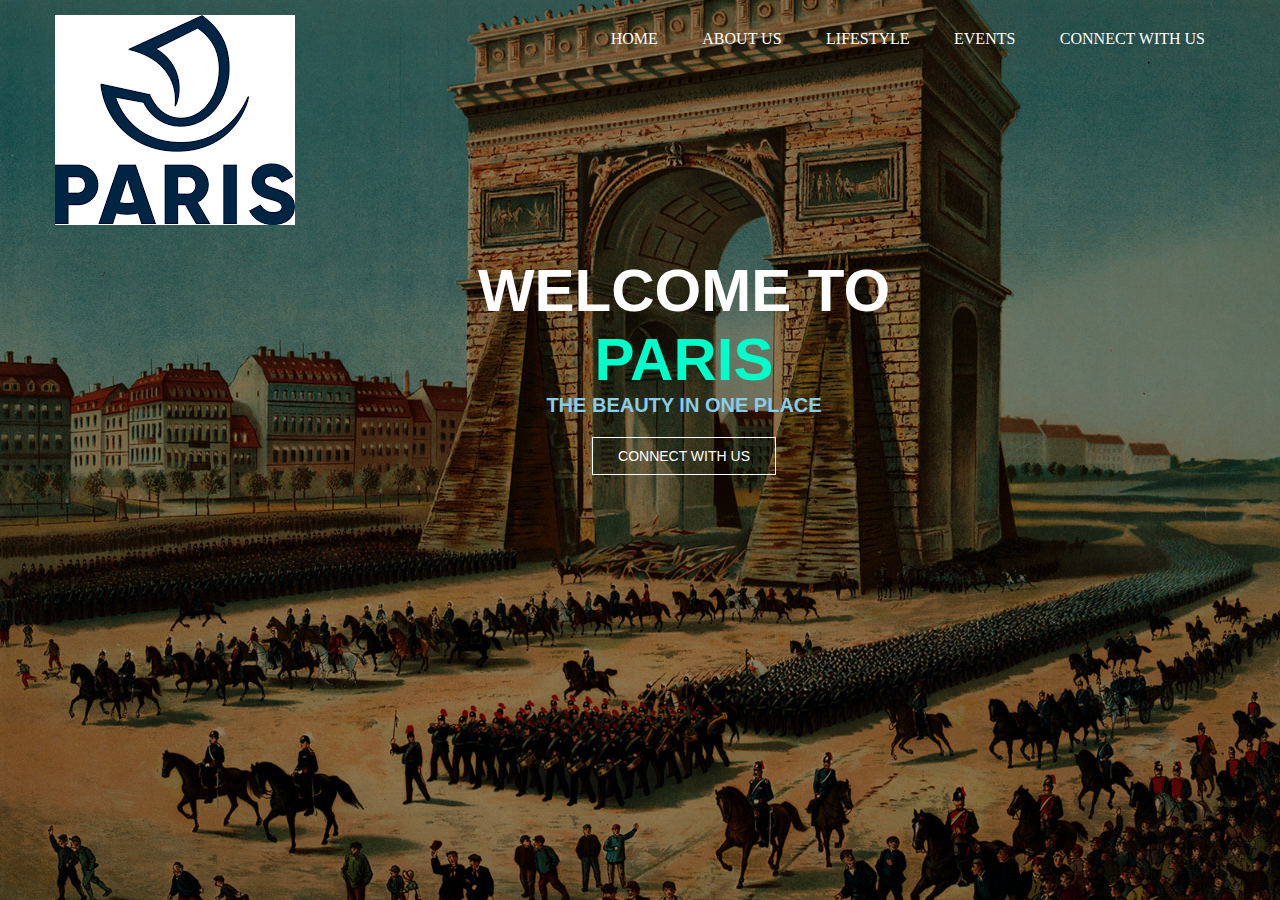
<file: index.html>
<!DOCTYPE html>
<html lang="en">
<head>
    <meta charset="UTF-8">
    <title>PARIS</title>
    <link rel="stylesheet" href="style.css">    
</head>
<body>
    <header>
        </div>
    </header>
    <div class="olorato">
        <div class="logo">
             <img src="./images/logo.png" alt="">
        </div>
<ul class="nav">
<li><a href="#">Home</a></li>
<li><a href="aboutus.html">About us</a></li>
<li><a href="lifestyle.html">lifestyle</a></li>
<li><a href="events.html">events</a></li>
<li><a href="connect.html">connect with us</a></li>
</ul>
</div>
<div class="mahudirr">
        <h1>WELCOME TO<span> PARIS</span></h1>
        <h2>THE BEAUTY IN ONE PLACE</h2>
<a href="connect.html">Connect with US</a>
    </div>
</header>

</body>
</html>
</file>
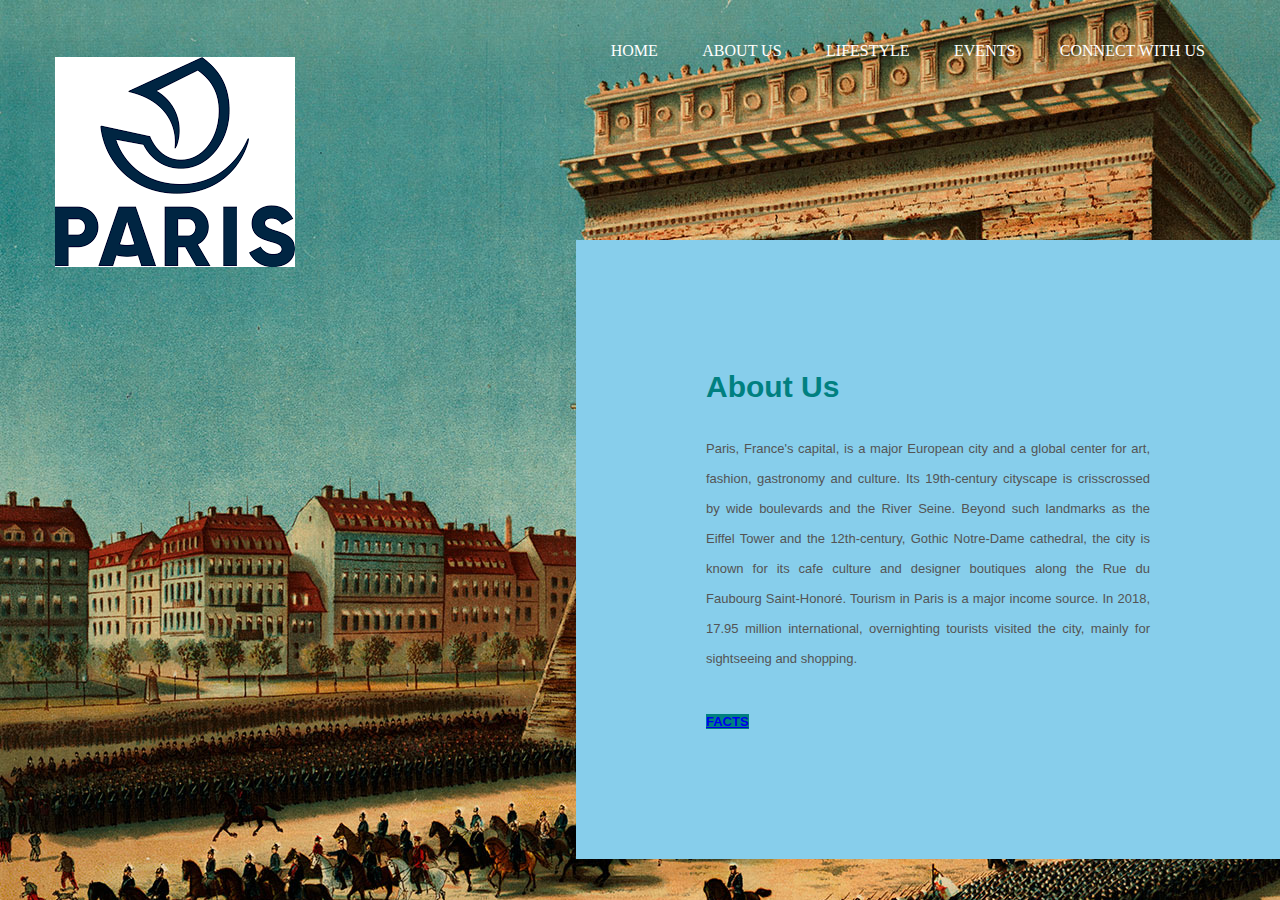
<file: aboutus.html>
<html lang="en">
<head>
    <meta charset="UTF-8">
    <meta name="viewport" content="width=device-width, initial-scale=1.0">
    <title></title>
    <link rel="stylesheet" href="aboutus.css">
</head>
<body>
    <div class="nna">
    <div class="about-section">
        <div class="wrapper">
        <div class="logo">
            <img src="./images/logo.png" alt="">
        </div>

<ul class="nav-area">
<li><a href="index.html">Home</a></li>
<li><a href="#">About us</a></li>
<li><a href="lifestyle.html">lifestyle</a></li>
<li><a href="events.html">events</a></li>
<li><a href="connect.html">connect with us</a></li>
</ul>
</div>
        <div class="inner-container">
            <h1>About Us</h1>
            <p class="text">
                  Paris, France's capital, is a major European city and a global center for art, fashion, gastronomy and culture. Its 19th-century cityscape is crisscrossed by wide boulevards and the River Seine. Beyond such landmarks as the Eiffel Tower and the 12th-century, Gothic Notre-Dame cathedral, the city is known for its cafe culture and designer boutiques along the Rue du Faubourg Saint-Honoré.
                  Tourism in Paris is a major income source. In 2018, 17.95 million international, overnighting tourists visited the city, mainly for sightseeing and shopping.
            </p>
            <div class="skills">
                <span class="btn"><a href="facts.html">FACTS</a></span>
            </div>
        </div>
    </div>
</body>
</html>
</file>
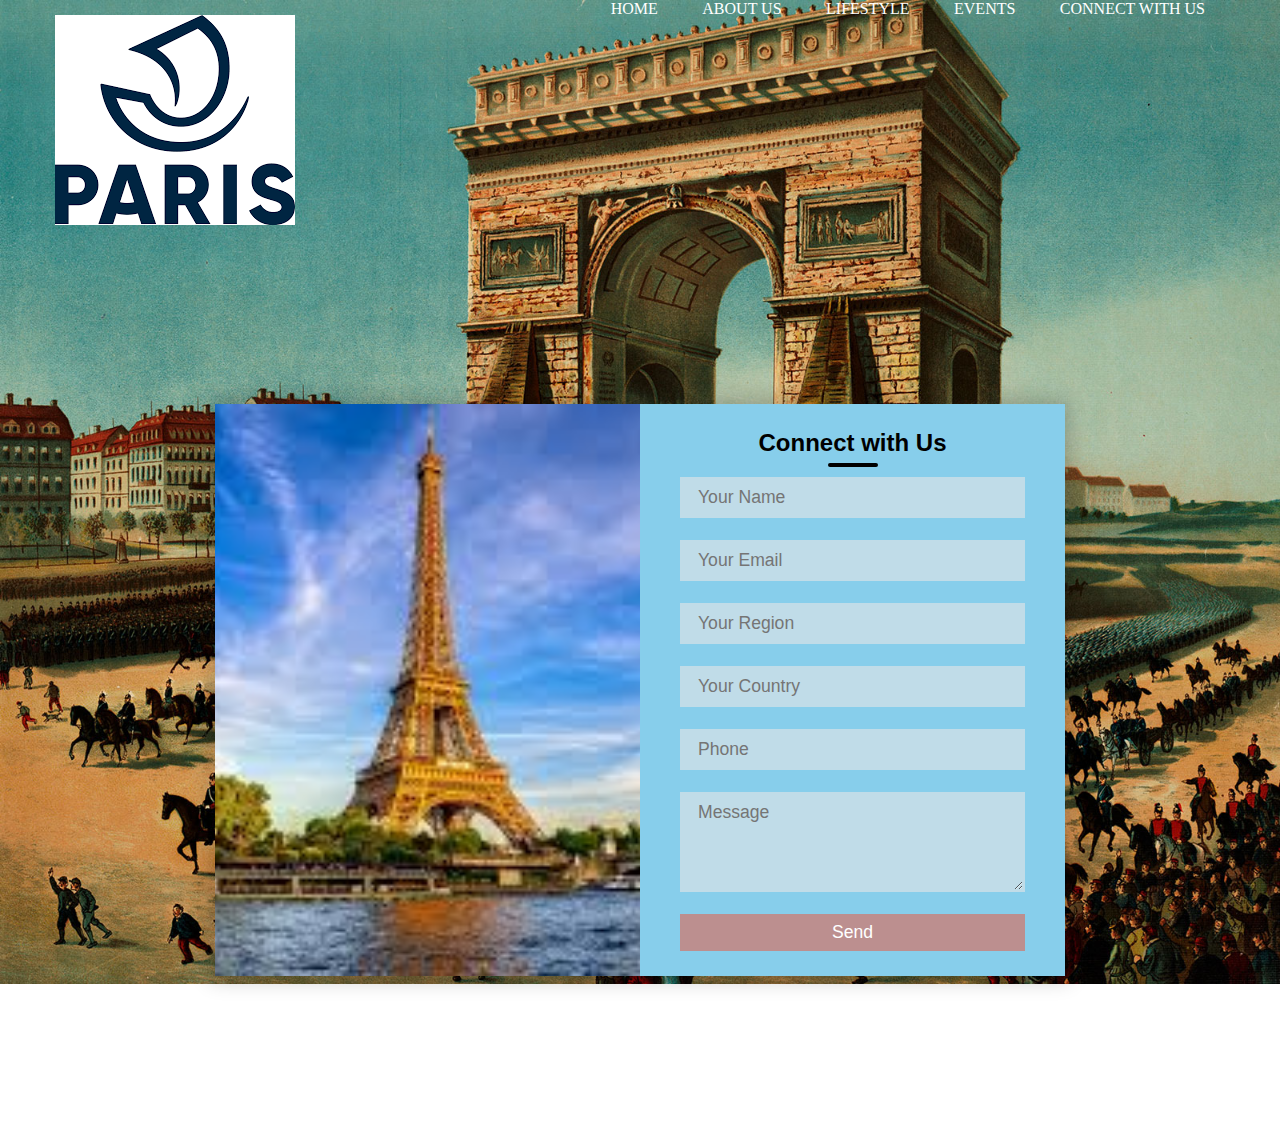
<file: connect.html>
<html lang="en">
<head>
    <meta charset="UTF-8">
    <meta name="viewport" content="width=device-width, initial-scale=1.0">
    <title></title>
    <link rel="stylesheet" href="connect.css">
</head>
<body>
    <div class="nna">
    <div class="about-section">
        <div class="wrapper">
        <div class="logo">
            <img src="./images/logo.png" alt="logo">
        </div>

<ul class="nav-area">
<li><a href="index.html">Home</a></li>
<li><a href="aboutus.html">About us</a></li>
<li><a href="lifestyle.html">lifestyle</a></li>
<li><a href="events.html">events</a></li>
<li><a href="#">connect with us</a></li>
</ul>
</div>
  <div class="container">
    <div class="contact-box">
      <div class="left"></div>
      <div class="right">
        <h2>Connect with Us</h2>
        <input type="text" class="field" placeholder="Your Name">
        <input type="text" class="field" placeholder="Your Email">
        <input type="text" class="field" placeholder="Your Region">
        <input type="text" class="field" placeholder="Your Country">
        <input type="text" class="field" placeholder="Phone">
        <textarea placeholder="Message" class="field"></textarea>
        <a href="thank.html"><button class="btn">Send</button></a>
      </div>
    </div>
  </div>
</body>
</html>
</file>
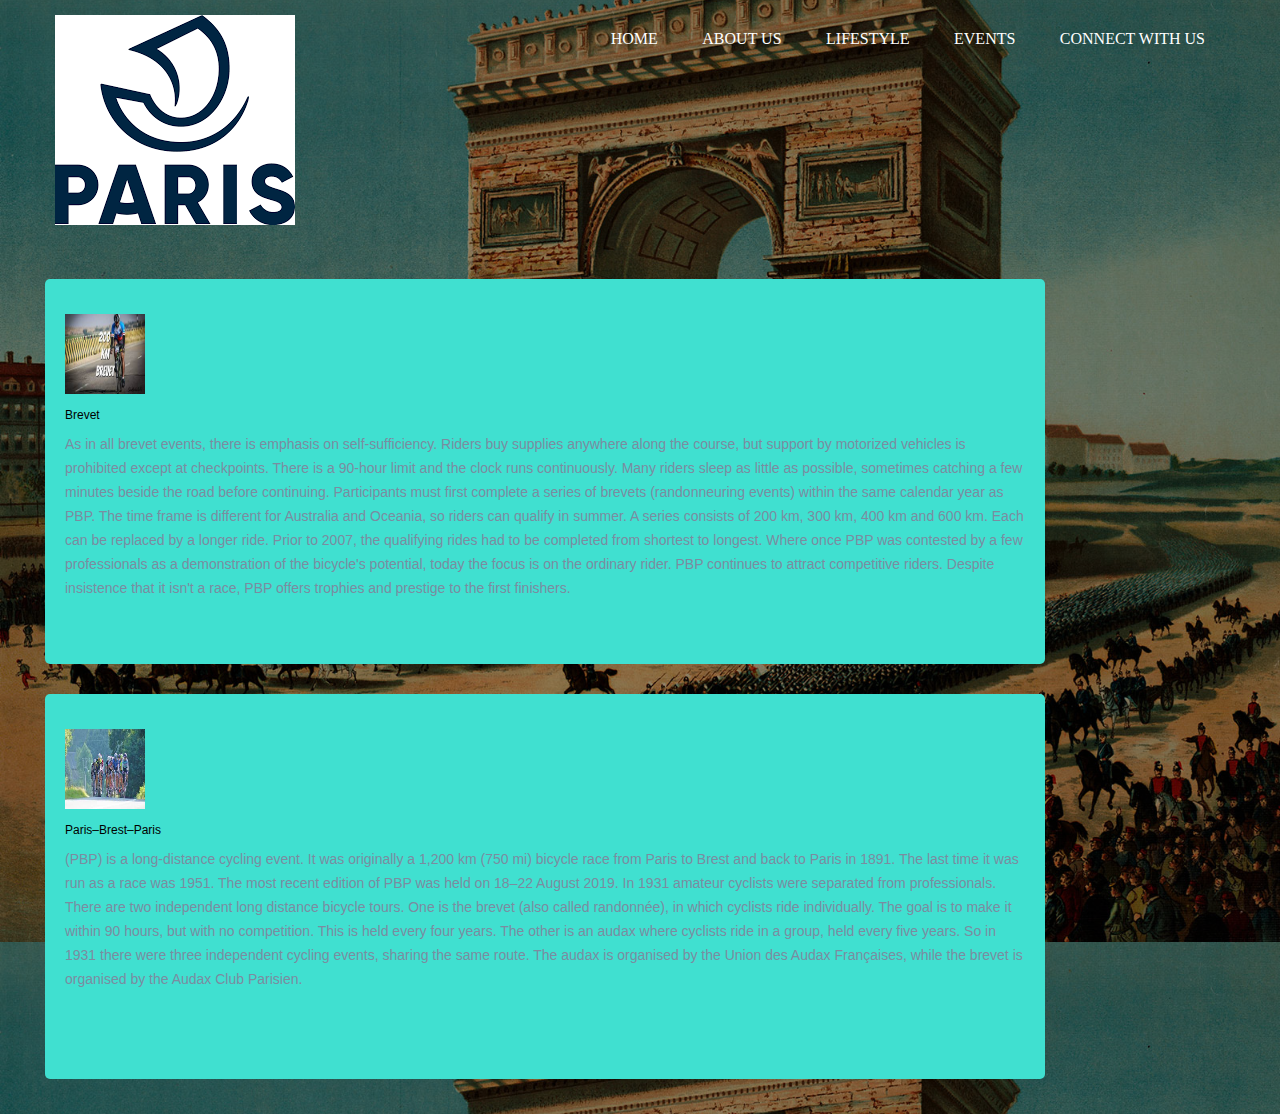
<file: events.html>
<!DOCTYPE html>
<html lang="en">
<head>
    <meta charset="UTF-8">
    <title>PARIS</title>
    <link rel="stylesheet" href="events.css">    
</head>
<body>
    <header>
        </div>
    </header>
    <div class="olorato">
        <div class="logo">
            <img src="./images/logo.png" alt="">
        </div>
<ul class="nav">
<li><a href="index.html">Home</a></li>
<li><a href="aboutus.html">About us</a></li>
<li><a href="lifestyle.html">lifestyle</a></li>
<li><a href="#.html">events</a></li>
<li><a href="connect.html">connect with us</a></li>
</ul>
</div>
<div class="cards_wrap">
        <div class="podise">
            <div class="card_inner">
                <img src="./images/brevet.jfif">
                <div class="real_name">Brevet</div>
                <div class="film">As in all brevet events, there is emphasis on self-sufficiency. Riders buy supplies anywhere along the course, but support by motorized vehicles is prohibited except at checkpoints. There is a 90-hour limit and the clock runs continuously. Many riders sleep as little as possible, sometimes catching a few minutes beside the road before continuing.

Participants must first complete a series of brevets (randonneuring events) within the same calendar year as PBP. The time frame is different for Australia and Oceania, so riders can qualify in summer. A series consists of 200 km, 300 km, 400 km and 600 km. Each can be replaced by a longer ride. Prior to 2007, the qualifying rides had to be completed from shortest to longest.

Where once PBP was contested by a few professionals as a demonstration of the bicycle's potential, today the focus is on the ordinary rider. PBP continues to attract competitive riders. Despite insistence that it isn't a race, PBP offers trophies and prestige to the first finishers.</div>
            </div>
        </div>
        <div class="podise">
            <div class="card_inner">
                <img src="./images/pbp.jfif">
                <div class="real_name">Paris–Brest–Paris</div>
                <div class="film"> (PBP) is a long-distance cycling event. It was originally a 1,200 km (750 mi) bicycle race from Paris to Brest and back to Paris in 1891. The last time it was run as a race was 1951. The most recent edition of PBP was held on 18–22 August 2019.

In 1931 amateur cyclists were separated from professionals. There are two independent long distance bicycle tours. One is the brevet (also called randonnée), in which cyclists ride individually. The goal is to make it within 90 hours, but with no competition. This is held every four years. The other is an audax where cyclists ride in a group, held every five years. So in 1931 there were three independent cycling events, sharing the same route.

The audax is organised by the Union des Audax Françaises, while the brevet is organised by the Audax Club Parisien.</div>
            </div>
    </div>
</div>  

















































































































































































































































































































































































































































































































































































































































































































































































































































































































































































































































































































































































































































































































































































































































































































































































































































































































































































































































































































































































































































































































































































































































































































































































































































































































































































































































































































</body>
</html>
</file>
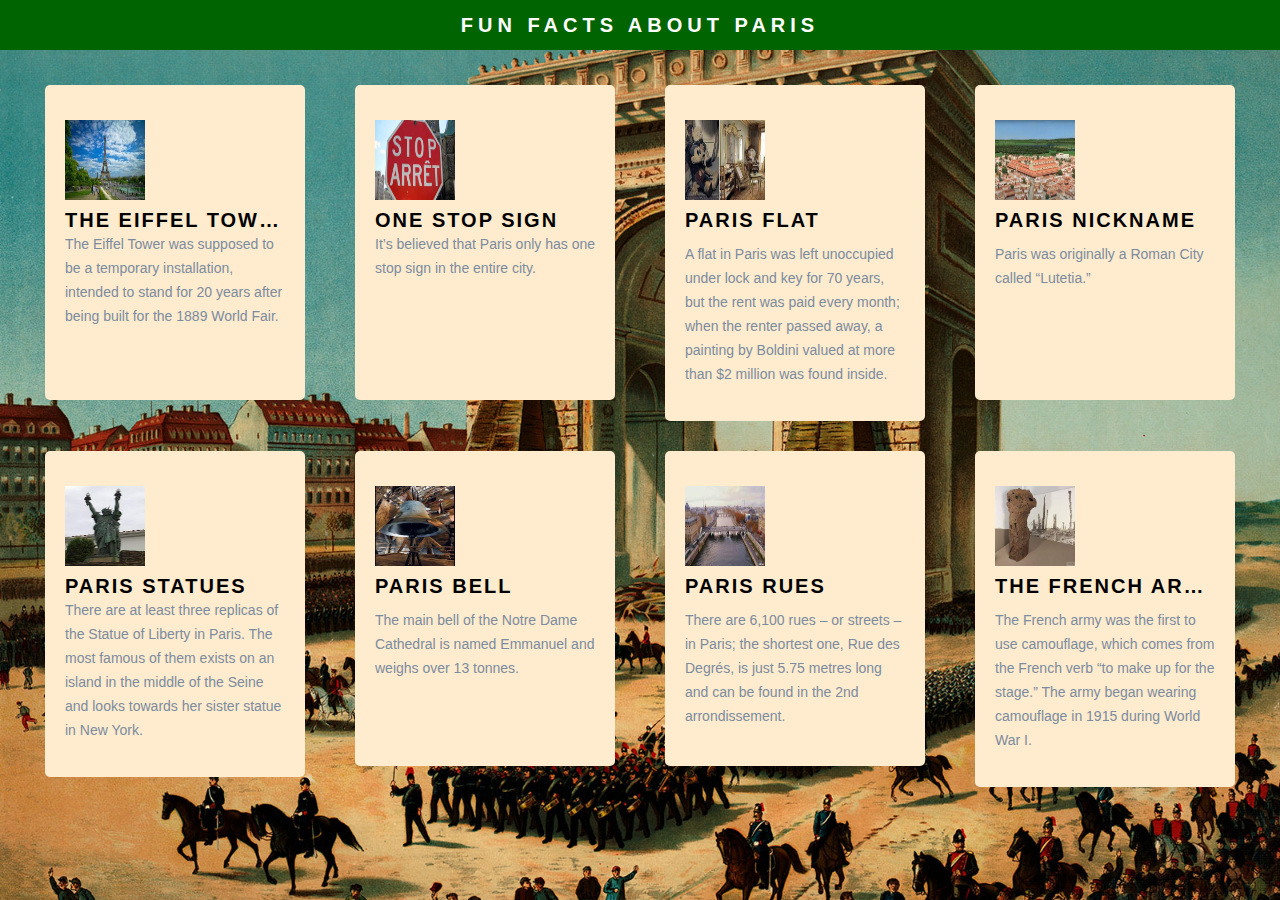
<file: facts.html>
<!doctype html>
<html lang="en">
<head>
  <meta charset="utf-8">
  <title>FACTS ABOUT PORT OF SPAIN</title>
  <meta name="viewport" content="width=device-width, initial-scale=1.0">
  <link rel="stylesheet" href="facts.css">
</head>
<body>
 
<div class="wrapper">
	<div class="header">FUN FACTS ABOUT PARIS</div>

	<div class="maikano">
		<div class="taolo">
			<div class="card_inner">
				<img src="./images/stairs.jfif">
				<div class="originally">The Eiffel Tower</div>
				<div class="kidoh">The Eiffel Tower was supposed to be a temporary installation, intended to stand for 20 years after being built for the 1889 World Fair.</div>
			</div>
		</div>
		<div class="taolo">
			<div class="card_inner">
				<img src="./images/stop.jfif">
				<div class="originally">One stop sign</div>
				<div class="kidoh">It’s believed that Paris only has one stop sign in the entire city.</div>
			</div>
		</div>
		<div class="taolo">
			<div class="card_inner">
				<img src="./images/70.jfif">
				<div class="originally">Paris Flat</div>
				<div class="fake"></div>
				<div class="kidoh">A flat in Paris was left unoccupied under lock and key for 70 years, but the rent was paid every month; when the renter passed away, a painting by Boldini valued at more than $2 million was found inside. </div>
			</div>
		</div>
		<div class="taolo">
			<div class="card_inner">
				<img src="./images/anci.jfif">
				<div class="originally">Paris Nickname</div>
				<div class="fake"></div>
				<div class="kidoh">Paris was originally a Roman City called “Lutetia.”</div>
			</div>
		</div>
		<div class="taolo">
			<div class="card_inner">
				<img src="./images/statue.jfif">
				<div class="originally">Paris Statues</div>
				<div class="kidoh">There are at least three replicas of the Statue of Liberty in Paris. The most famous of them exists on an island in the middle of the Seine and looks towards her sister statue in New York.</div>
			</div>
		</div>
		<div class="taolo">
			<div class="card_inner">
				<img src="./images/bell.jfif">
				<div class="originally">Paris Bell</div>
				<div class="fake"></div>
				<div class="kidoh">The main bell of the Notre Dame Cathedral is named Emmanuel and weighs over 13 tonnes.</div>
			</div>
		</div>
		<div class="taolo">
			<div class="card_inner">
				<img src="./images/rues.jfif">
				<div class="originally">Paris Rues</div>
				<div class="fake"></div>
				<div class="kidoh">There are 6,100 rues – or streets – in Paris; the shortest one, Rue des Degrés, is just 5.75 metres long and can be found in the 2nd arrondissement.</div>
			</div>
		</div>
		<div class="taolo">
			<div class="card_inner">
				<img src="./images/army.jfif">
				<div class="originally">The French Army</div>
				<div class="fake"></div>
				<div class="kidoh">The French army was the first to use camouflage, which comes from the French verb “to make up for the stage.” The army began wearing camouflage in 1915 during World War I.</div>
			</div>
		</div>
	</div>
</div>  

</body>
</html>
</file>
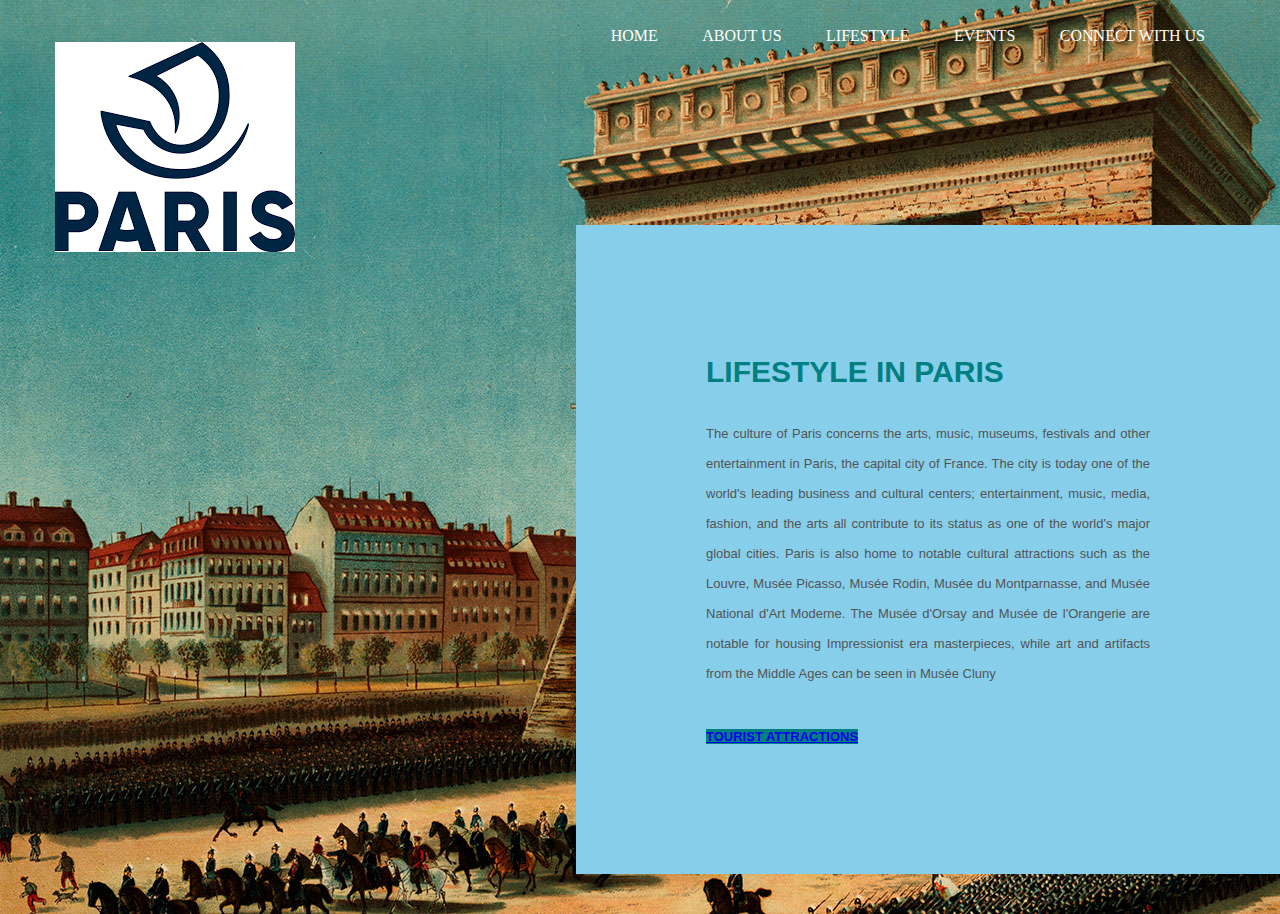
<file: lifestyle.html>
<html lang="en">
<head>
    <meta charset="UTF-8">
    <meta name="viewport" content="width=device-width, initial-scale=1.0">
    <title></title>
    <link rel="stylesheet" href="aboutus.css">
</head>
<body>
    <div class="nna">
    <div class="about-section">
        <div class="wrapper">
        <div class="logo">
            <img src="./images/logo.png" alt="">
        </div>

<ul class="nav-area">
<li><a href="index.html">Home</a></li>
<li><a href="aboutus.html">About us</a></li>
<li><a href="#">lifestyle</a></li>
<li><a href="events.html">events</a></li>
<li><a href="connect.html">connect with us</a></li>
</ul>
</div>
        <div class="inner-container">
            <h1>LIFESTYLE IN PARIS</h1>
            <p class="text">
                   The culture of Paris concerns the arts, music, museums, festivals and other entertainment in Paris, the capital city of France. The city is today one of the world's leading business and cultural centers; entertainment, music, media, fashion, and the arts all contribute to its status as one of the world's major global cities.

Paris is also home to notable cultural attractions such as the Louvre, Musée Picasso, Musée Rodin, Musée du Montparnasse, and Musée National d'Art Moderne. The Musée d'Orsay and Musée de l'Orangerie are notable for housing Impressionist era masterpieces, while art and artifacts from the Middle Ages can be seen in Musée Cluny
            </p>
            <div class="skills">
                <span class="btn"><a href="tourism.html">TOURIST ATTRACTIONS</a></span>
            </div>
        </div>
    </div>
</body>
</html>
</file>
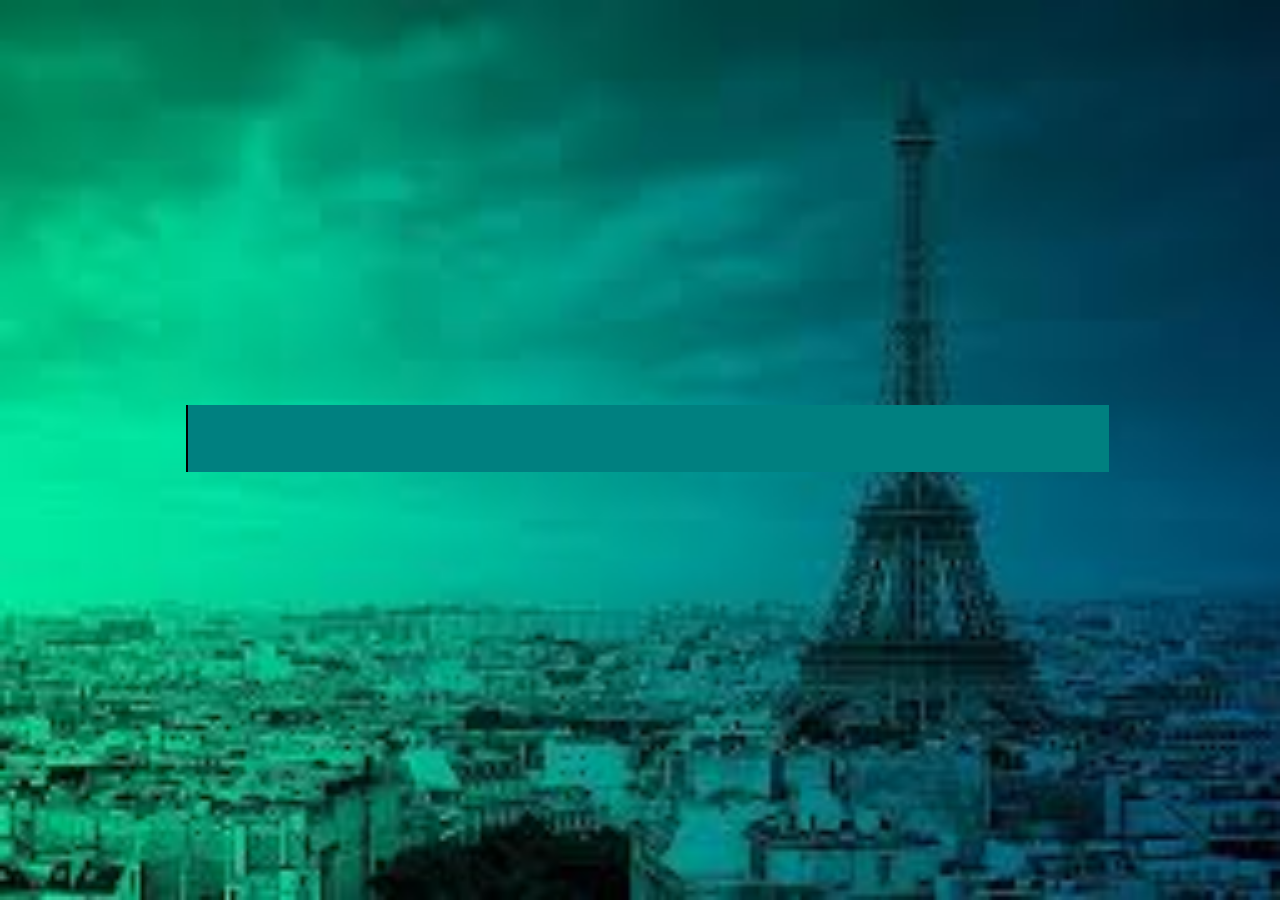
<file: thank.html>
<html lang="en">
<head>
  <meta charset="UTF-8">
  <title>THANK</title>
  <link rel="stylesheet" href="thank.css">
</head>
<body>
  <div class="wrapper">
    <ul class="dynamic-txts">
      <li><span>THANK YOU FOR SUBSCRIBING</span></li>
      <li><span></span></li>
       <li><span>WE HOPE TO SEE YOU SOON</span></li>
      <li><span></span></li>
    </ul>
  </div>
</body>
</html>
</file>
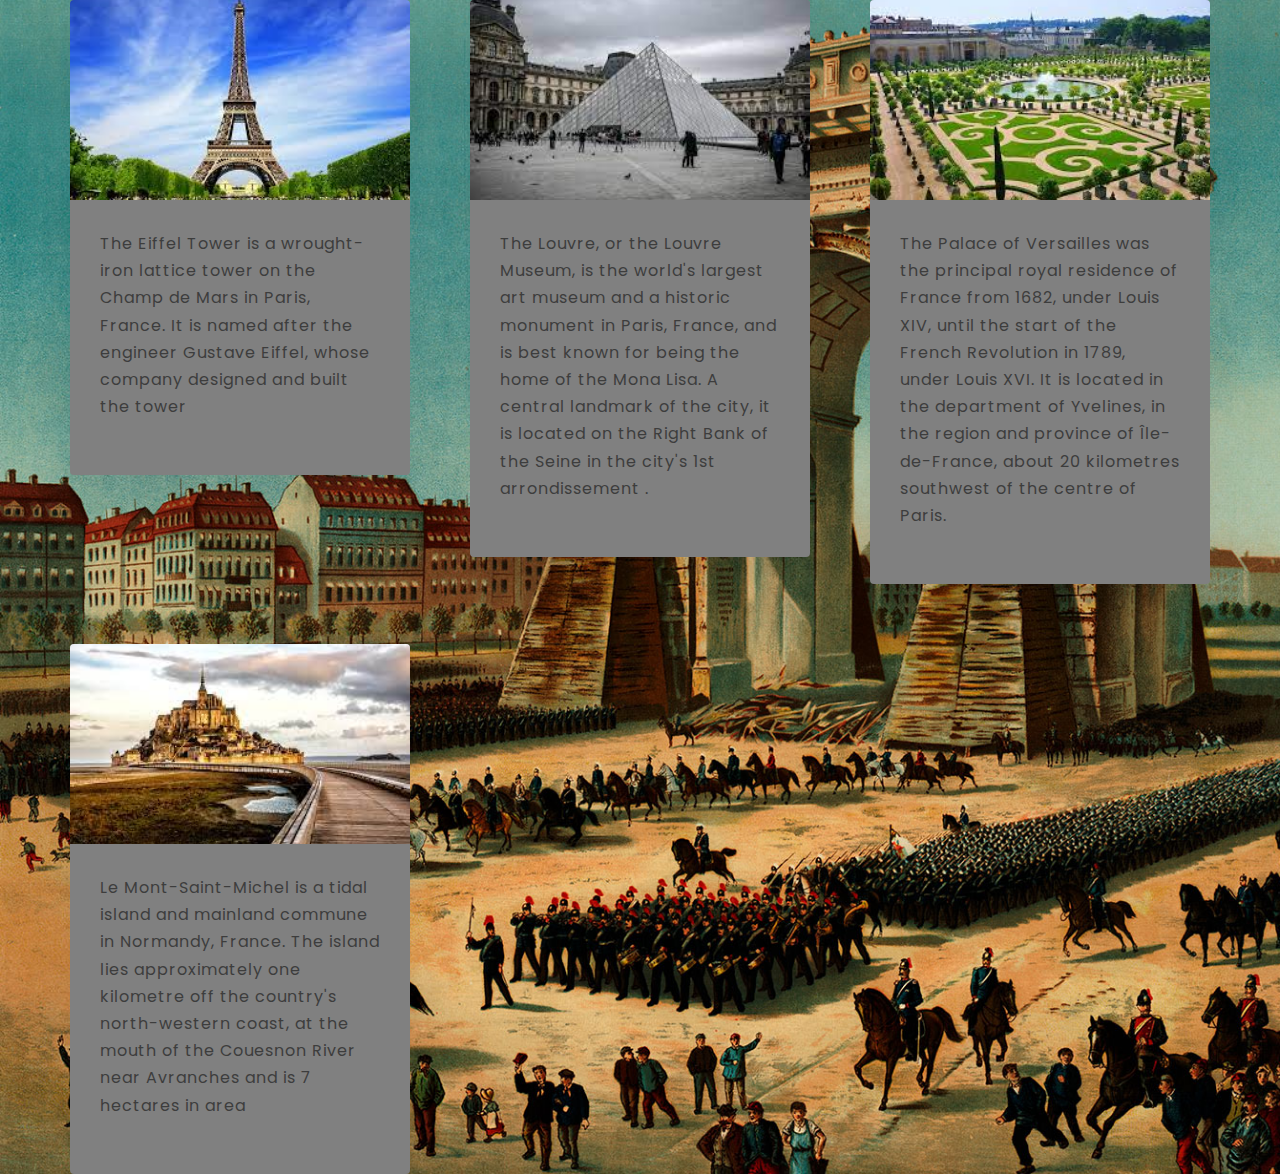
<file: tourism.html>
<!DOCTYPE html>
<html lang="en">
  <head>
    <meta charset="UTF-8" />
    <meta name="viewport" content="width=device-width, initial-scale=1.0" />
    <title>TOURIST SITES</title>

    <link rel="stylesheet" href="tourism.css" />
  </head>

  <body>
    <div class="grid">
      <div class="podise">
        <div class="olerato">
          <img class="olerato-img" src="./images/ten.jpg" alt="Eiffel tower" />
          <div class="olerato-content">
            <p class="olerato-text">
             The Eiffel Tower is a wrought-iron lattice tower on the Champ de Mars in Paris, France. It is named after the engineer Gustave Eiffel, whose company designed and built the tower
            </p>
          </div>
        </div>
      </div>
      <div class="podise">
        <div class="olerato">
          <img
            class="olerato-img"
            src="./images/lov.jfif"
            alt="Louvre museum"/>
          <div class="olerato-content">
            <p class="olerato-text">
             The Louvre, or the Louvre Museum, is the world's largest art museum and a historic monument in Paris, France, and is best known for being the home of the Mona Lisa. A central landmark of the city, it is located on the Right Bank of the Seine in the city's 1st arrondissement
              .
            </p>
          </div>
        </div>
      </div>
      <div class="podise">
        <div class="olerato">
          <img class="olerato-img" src="./images/vess.jfif" alt="Versailles" />
          <div class="olerato-content">
            <p class="olerato-text">
             The Palace of Versailles was the principal royal residence of France from 1682, under Louis XIV, until the start of the French Revolution in 1789, under Louis XVI. It is located in the department of Yvelines, in the region and province of Île-de-France, about 20 kilometres southwest of the centre of Paris.</p>
          </div>
        </div>
      </div>
       <div class="podise">
        <div class="olerato">
          <img class="olerato-img" src="./images/michel.jfif" alt="le Mont-Saint-Michel" />
          <div class="olerato-content">
            <p class="olerato-text">
             Le Mont-Saint-Michel is a tidal island and mainland commune in Normandy, France. The island lies approximately one kilometre off the country's north-western coast, at the mouth of the Couesnon River near Avranches and is 7 hectares in area 
            </p>
          </div>
        </div>
      </div>
  </body>
</html>
</file>
<file: style.css>
* {
	margin: 0;
	padding: 0;
}
body {
	font-family: 'Poppins', sans-serif;
	background: linear-gradient(rgba(0, 0, 0, 0.4), rgba(0, 0, 0, 0.4)), url(./images/history.jpg);
	height: 100vh;
	-webkit-background-size: cover;
	background-size: cover;
	background-position: center center;
	position: relative;
}
.olorato {
	width: 1170px;
	margin: auto;
}
.nav {
	float: right;
	list-style: none;
	margin-top: 30px;
}
.nav li {
	display: inline-block;
}
.nav li a {
	color: #fff;
	text-decoration: none;
	padding: 5px 20px;
	font-family: poppins;
	font-size: 16px;
	text-transform: uppercase;
}
.nav li a:hover {
	background: #fff;
	color: #333;
}
.logo {
	float: left;
}
.logo img {
	width: 100%;
	padding: 15px 0;
}
.mahudirr {
	position: absolute;
	width: 600px;
	height: 300px;
	margin: 20% 30%;
	text-align: center;
}
.mahudirr h1 {
	text-align: center;
	color: #fff;
	text-transform: uppercase;
	font-size: 60px;
}
.mahudirr h1 span {
	color: #00fecb;
}
.mahudirr h2 {
	text-align: center;
	color: skyblue;
	text-transform: uppercase;
	font-size: 20px;
}
.mahudirr a {
	border: 1px solid #fff;
	padding: 10px 25px;
	text-decoration: none;
	text-transform: uppercase;
	font-size: 14px;
	margin-top: 20px;
	display: inline-block;
	color: #fff;
}
.mahudirr a:hover {
	background: #fff;
	color: #333;
}
/*resposive*/

@media (max-width:600px) {
	.olorato {
		width: 100%;
	}
	.logo {
		float: none;
		width: 50%;
		text-align: center;
		margin: auto;
	}
	img {
		width: ;
	}
	.nav {
		float: none;
		margin-top: 0;
	}
	.nav li a {
		padding: 5px;
		font-size: 11px;
	}
	.nav {
		text-align: center;
	}
	.mahudirr {
		width: 100%;
		height: auto;
		margin: 30% 0;
	}
	.mahudirr h1 {
		font-size: 30px;
	}
}
</file>
<file: aboutus.css>
*{
    margin: 0;
    padding: 0;
    font-family: "Open Sans",sans-serif;
    box-sizing: border-box;
}

body{
    min-height: 100vh;
    display: flex;
    align-items: center;
    justify-content: center;
    background-image: url(./images/history.jpg);


}
.wrapper {
    width: 1170px;
    margin: auto;
}
.nav-area {
    float: right;
    list-style: none;
    margin-bottom: 180px;
}
.nna{
    color: teal;

}
.nav-area li {
    display: inline-block;
}
.nav-area li a {
    color: #fff;
    text-decoration: none;
    padding: 5px 20px;
    font-family: poppins;
    font-size: 16px;
    text-transform: uppercase;
}
.nav-area li a:hover {
    background: #fff;
    color: #333;
}
.logo {
    float: left;
}
.logo img {
    width: 100%;
    padding: 15px 0;
}
.about-section{
    background-size: 55%;
    overflow: hidden;
    padding: 40px 0;
}

.inner-container{
    width: 55%;
    float: right;
    background-color: skyblue;
    padding: 130px;
}

.inner-container h1{
    margin-bottom: 30px;
    font-size: 30px;
    font-weight: 900;
}

.text{
    font-size: 13px;
    color: #545454;
    line-height: 30px;
    text-align: justify;
    margin-bottom: 40px;
}

.skills{
    display: flex;
    justify-content: space-between;
    font-weight: 700;
    font-size: 13px;
}
.skills .btn{
    background-color: teal;

}

@media screen and (max-width:1200px){
    .inner-container{
        padding: 80px;
    }
}

@media screen and (max-width:1000px){
    .about-section{
        background-size: 100%;
        padding: 100px 40px;
    }
    .inner-container{
        width: 100%;
    }
}

@media screen and (max-width:600px){
    .about-section{
        padding: 0;
    }
    .inner-container{
        padding: 60px;
    }
</file>
<file: connect.css>
*{
  padding: 0;
  margin: 0;
  box-sizing: border-box;
  font-family: 'Quicksand', sans-serif;
}

body{
  height: 100vh;
  width: 100%;
   background-image: url(./images/history.jpg);
  background-repeat: no-repeat;
  background-size: cover;
}
.wrapper {
    width: 1170px;
    margin: auto;
}
.nav-area {
    float: right;
    list-style: none;
    margin-bottom: 180px;
}
.nna{
    color: teal;

}
.nav-area li {
    display: inline-block;
}
.nav-area li a {
    color: #fff;
    text-decoration: none;
    padding: 5px 20px;
    font-family: poppins;
    font-size: 16px;
    text-transform: uppercase;
}
.nav-area li a:hover {
    background: #fff;
    color: #333;
}
.logo {
    float: left;
}
.logo img {
    width: 100%;
    padding: 15px 0;
}

.container{
  position: relative;
  width: 100%;
  height: 100%;
  display: flex;
  justify-content: center;
  align-items: center;
  padding: 10px 80px;
}

.container:after{
  content: '';
  position: absolute;
  width: 100%;
  height: 100%;
  left: 0;
  top: 0;
  filter: blur(50px);
  z-index: -1;
}
.contact-box{
  max-width: 850px;
  display: grid;
  grid-template-columns: repeat(2, 1fr);
  justify-content: center;
  align-items: center;
  text-align: center;
  background-color: skyblue;
  box-shadow: 0px 0px 19px 5px rgba(0,0,0,0.19);
}

.left{
  background: url("./images/wena.jfif") no-repeat center;
  background-size: cover;
  height: 100%;
}

.right{
  padding: 25px 40px;
}

h2{
  position: relative;
  padding: 0 0 10px;
  margin-bottom: 10px;
  color: black;
}

h2:after{
  content: '';
    position: absolute;
    left: 50%;
    bottom: 0;
    transform: translateX(-50%);
    height: 4px;
    width: 50px;
    border-radius: 2px;
    background-color: black;
}

.field{
  width: 100%;
  border: 2px solid rgba(0, 0, 0, 0);
  outline: none;
  background-color: rgba(230, 230, 230, 0.6);
  padding: 0.5rem 1rem;
  font-size: 1.1rem;
  margin-bottom: 22px;
  transition: .3s;
}

.field:hover{
  background-color: rgba(0, 0, 0, 0.1);
}

textarea{
  min-height: 100px;
}

.btn{
  width: 100%;
  padding: 0.5rem 1rem;
  background-color: rosybrown;
  color: #fff;
  font-size: 1.1rem;
  border: none;
  outline: none;
  cursor: pointer;
  transition: .3s;
}

.btn:hover{
    background-color: #27ae60;
}

.field:focus{
    border: 2px solid rgba(30,85,250,0.47);
    background-color: #fff;
}

@media screen and (max-width: 880px){
  .contact-box{
    grid-template-columns: 1fr;
  }
  .left{
    height: 200px;
  }
}
</file>
<file: events.css>
* {
  margin: 0;
  padding: 0;
}
body {
  font-family: 'Poppins', sans-serif;
  background: linear-gradient(rgba(0, 0, 0, 0.4), rgba(0, 0, 0, 0.4)), url(./images/history.jpg);
  height: 100vh;
  -webkit-background-size: cover;
  background-size: cover;
  background-position: center center;
  position: relative;
}
.olorato {
  width: 1170px;
  margin: auto;
}
.nav {
  float: right;
  list-style: none;
  margin-top: 30px;
}
.nav li {
  display: inline-block;
}
.nav li a {
  color: #fff;
  text-decoration: none;
  padding: 5px 20px;
  font-family: poppins;
  font-size: 16px;
  text-transform: uppercase;
}
.nav li a:hover {
  background: #fff;
  color: #333;
}
.logo {
  float: left;
}
.logo img {
  width: 100%;
  padding: 15px 0;
}

/*resposive*/

.cards_wrap{
  padding: 20px;
  width: 100%;
  display: flex;
  justify-content: space-between;
  flex-wrap: wrap;
}

.cards_wrap .podise{
  padding: 15px 25px;
  width: 75%;
}

.cards_wrap .card_inner{
  background: turquoise;
  border-radius: 5px;
  padding: 35px 20px;
  min-width: 225px;
  min-height: 315px;
  max-height: auto;
  width: 100%;
}

.cards_wrap .podise img{
  width: 80px;
  height: 80px;
  margin-bottom: 5px;
  align-items: center;
}

.cards_wrap .podise .role_name{
  color: #e36686;
  font-weight: 900;
  letter-spacing: 2px;
  text-transform: uppercase;
  font-size: 20px;
  white-space: nowrap;
    overflow: hidden;
    text-overflow: ellipsis;
}

.cards_wrap .podise .real_name{
  color: black;
  font-size: 12px;
  font-weight: 100;
  margin: 5px 0 10px;
}

.cards_wrap .podise .film{
  font-size: 14px;
  line-height: 24px;
  color: #7b8ca0;
}

@media screen and (max-width: 1024px){
  .cards_wrap .podise{
    width: 33%;
  }
}

@media screen and (max-width: 768px){
  .cards_wrap .podise{
    width: 50%;
  }
  .wrapper .header{
    font-size: 16px;
    height: 60px;
  }
}

@media screen and (max-width: 568px){
  .cards_wrap .podise{
    width: 100%;
  }
  .wrapper .header{
    font-size: 14px;
  }
}
</file>
<file: facts.css>
*{
  margin: 0;
  padding: 0;
  box-sizing: border-box;
  font-family: 'Noto Sans JP', sans-serif;
}

body{
  background-image: url(./images/history.jpg);
  background-repeat: no-repeat;
  background-size: cover;
}

.wrapper .header{
  width: 100%;
  height: 50px;
  background: darkgreen;
  color: #fff;
  text-align: center;
  display: flex;
  justify-content: center;
  align-items: center;
  font-size: 20px;
  text-transform: uppercase;
  letter-spacing: 5px;
  font-weight: 900;
}

.maikano{
  padding: 20px;
  width: 100%;
  display: flex;
  justify-content: space-between;
  flex-wrap: wrap;
}

.maikano .taolo{
  padding: 15px 25px;
  width: 25%;
}

.maikano .card_inner{
  background: blanchedalmond;
  border-radius: 5px;
  padding: 35px 20px;
  min-width: 225px;
  min-height: 315px;
  max-height: 370px;
  width: 100%;
}

.maikano .taolo img{
  width: 80px;
  height: 80px;
  margin-bottom: 5px;
}

.maikano .taolo .originally{
  color: black;
  font-weight: 900;
  letter-spacing: 2px;
  text-transform: uppercase;
  font-size: 20px;
  white-space: nowrap;
    overflow: hidden;
    text-overflow: ellipsis;
}

.maikano .taolo .fake{
  color: #b6c0c2;
  font-size: 12px;
  font-weight: 100;
  margin: 5px 0 10px;
}

.maikano .taolo .kidoh{
  font-size: 14px;
  line-height: 24px;
  color: #7b8ca0;
}

@media screen and (max-width: 1024px){
  .maikano .taolo{
    width: 33%;
  }
}

@media screen and (max-width: 768px){
  .maikano .taolo{
    width: 50%;
  }
  .wrapper .header{
    font-size: 16px;
    height: 60px;
  }
}

@media screen and (max-width: 568px){
  .maikano .taolo{
    width: 100%;
  }
  .wrapper .header{
    font-size: 14px;
  }
}
</file>
<file: thank.css>
*{
  margin: 0;
  padding: 0;
  box-sizing: border-box;
  font-family: 'Poppins', sans-serif;
}
body{
  display: flex;
  align-items: center;
  justify-content: center;
  min-height: 100vh;
  background-image: url(./images/woza.jfif);
  background-repeat: no-repeat;
  background-size: cover;
}
.wrapper{
  display: flex;
}
.wrapper .dynamic-txts{
  margin-left: 15px;
  height: 90px;
  line-height: 90px;
  overflow: hidden;
}
.dynamic-txts li{
  list-style: none;
  color: blanchedalmond;
  font-size: 60px;
  font-weight: 500;
  position: relative;
  top: 0;
  animation: slide 12s steps(4) infinite;
}
@keyframes slide {
  100%{
    top: -360px;
  }
}
.dynamic-txts li span{
  position: relative;
  margin: 5px 0;
  line-height: 90px;
}
.dynamic-txts li span::after{
  content: "";
  position: absolute;
  left: 0;
  height: 100%;
  width: 100%;
  background: teal;
  border-left: 2px solid black;
  animation: typing 3s steps(10) infinite;
}
@keyframes typing {
  40%, 60%{
    left: calc(100% + 30px);
  }
  100%{
    left: 0;
  }
}
</file>
<file: tourism.css>
@import url("https://fonts.googleapis.com/css?family=Poppins&display=swap");

* {
  margin: 0;
  padding: 0;
}

html {
  box-sizing: border-box;
  font-size: 62.5%;
}

body {
  background-image: url(./images/history.jpg);
  background-repeat: no-repeat;
  background-size: cover;
  font-family: "Poppins", sans-serif;
  display: flex;
  justify-content: center;
  align-items: center;
  min-height: 100vh;
}

.grid {
  display: grid;
  width: 114em;
  grid-gap: 6rem;
  grid-template-columns: repeat(auto-fit, minmax(30rem, 1fr));
  align-items: start;
}

.podise {
  background-color: grey;
  border-radius: 0.4rem;
  overflow: hidden;
  box-shadow: 0 3rem 6rem rgba(0, 0, 0, 0.1);
  cursor: pointer;
  transition: 0.2s;
}

.podise:hover {
  transform: translateY(-0.5%);
  box-shadow: 0 4rem 8rem rgba(0, 0, 0, 0.5);
}

.olerato-img {
  display: block;
  width: 100%;
  height: 20rem;
  object-fit: cover;
}

.olerato-content {
  padding: 3rem;
}

.olerato-header {
  font-size: 3rem;
  font-weight: 500;
  color: #0d0d0d;
  margin-bottom: 1.5rem;
}

.olerato-text {
  font-size: 1.6rem;
  letter-spacing: 0.1rem;
  line-height: 1.7;
  color: #3d3d3d;
  margin-bottom: 2.5rem;
}

.olerato-btn {
  display: block;
  width: 100%;
  padding: 1.5rem;
  font-size: 2rem;
  text-align: center;
  color: #3363ff;
  background-color: #d8e0fd;
  border: none;
  border-radius: 0.4rem;
  transition: 0.2s;
  cursor: pointer;
  letter-spacing: 0.1rem;
}

.olerato-btn span {
  margin-left: 1rem;
  transition: 0.2s;
}

.olerato-btn:hover,
.olerato-btn:active {
  background-color: #c2cffc;
}

.olerato-btn:hover span,
.olerato-btn:active span {
  margin-left: 1.5rem;
}

@media only screen and (max-width: 60em) {
  body {
    padding: 3rem;
  }

  .grid {
    grid-gap: 3rem;
  }
}
</file>
